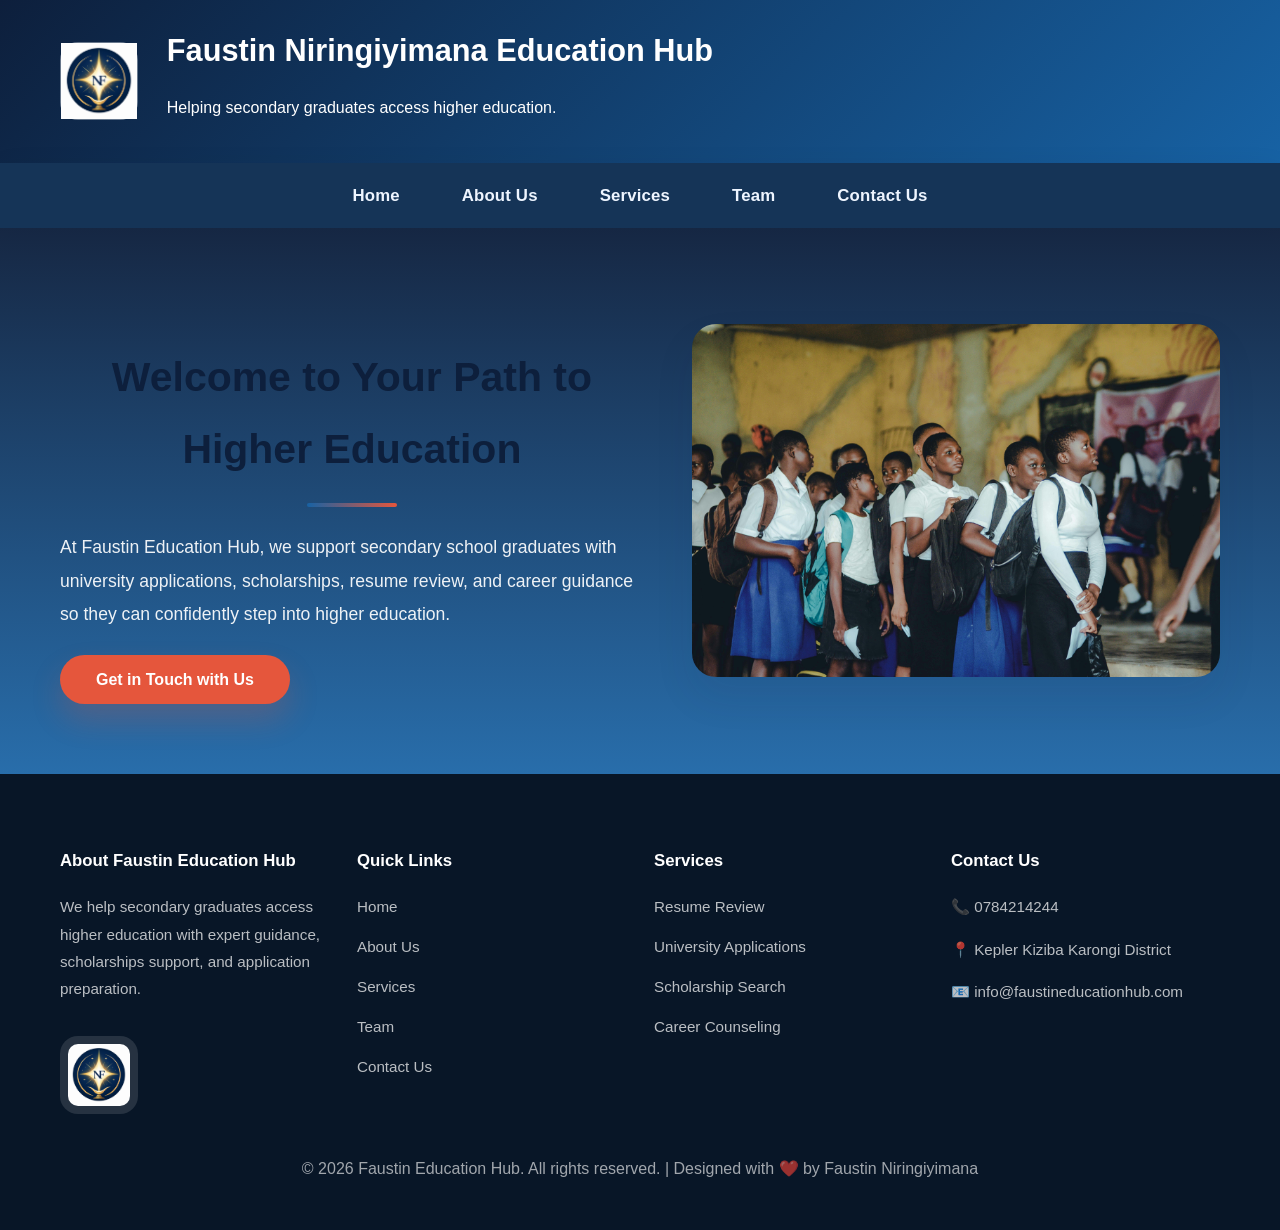
<file: index.html>
<!DOCTYPE html>
<html lang="en">
<head>
    <meta charset="UTF-8">
    <meta name="viewport" content="width=device-width, initial-scale=1.0">
    <title>Faustin Education Hub - Higher Education Opportunities</title>
    <link rel="stylesheet" href="style.css">
</head>
<body>
    <header class="header">
        <div class="header-container container">
            <div class="logo-section">
                <div class="logo">
                    <img class="logo-image" src="logo.png" alt="Company logo">
                </div>
                <div>
                    <h1 class="company-name">Faustin Niringiyimana Education Hub</h1>
                    <p>Helping secondary graduates access higher education.</p>
                </div>
            </div>
        </div>
    </header>

    <nav class="navbar">
        <div class="nav-container container">
            <ul class="nav-menu">
                <li><a href="index.html" class="nav-link active">Home</a></li>
                <li><a href="About Us.html" class="nav-link">About Us</a></li>
                <li><a href="Services.html" class="nav-link">Services</a></li>
                <li><a href="Team.html" class="nav-link">Team</a></li>
                <li><a href="Contact Us.html" class="nav-link">Contact Us</a></li>
            </ul>
        </div>
    </nav>

    <section id="home" class="section home-section">
        <div class="container">
            <div class="hero-content">
                <h2 class="section-title">Welcome to Your Path to Higher Education</h2>
                <p class="hero-text">At Faustin Education Hub, we support secondary school graduates with university applications, scholarships, resume review, and career guidance so they can confidently step into higher education.</p>
                <a href="Contact Us.html" class="cta-button">Get in Touch with Us</a>
            </div>
            <div class="hero-image">
                <img src="Students-image.jpg" alt="Secondary students success">
            </div>
        </div>
        
    </section>



    <footer class="footer">
        <div class="footer-content container">
            <div class="footer-section">
                <h4>About Faustin Education Hub</h4>
                <p>We help secondary graduates access higher education with expert guidance, scholarships support, and application preparation.</p>
                <div class="footer-logo">
                    <img src="logo.png" alt="Company logo">
                </div>
            </div>
            <div class="footer-section">
                <h4>Quick Links</h4>
                <ul>
                    <li><a href="index.html">Home</a></li>
                    <li><a href="About Us.html">About Us</a></li>
                    <li><a href="Services.html">Services</a></li>
                    <li><a href="Team.html">Team</a></li>
                    <li><a href="Contact Us.html">Contact Us</a></li>
                </ul>
            </div>
            <div class="footer-section">
                <h4>Services</h4>
                <ul>
                    <li><a href="Services.html">Resume Review</a></li>
                    <li><a href="Services.html">University Applications</a></li>
                    <li><a href="Services.html">Scholarship Search</a></li>
                    <li><a href="Services.html">Career Counseling</a></li>
                </ul>
            </div>
            <div class="footer-section">
                <h4>Contact Us</h4>
                <p>📞 0784214244</p>
                <p>📍 Kepler Kiziba Karongi District</p>
                <p>📧 info@faustineducationhub.com</p>
            </div>
        </div>
        <div class="footer-bottom">
            <p>&copy; 2026 Faustin Education Hub. All rights reserved. | Designed with ❤️ by Faustin Niringiyimana</p>
        </div>
    </footer>

    <script>
        document.querySelectorAll('a[href^="#"]').forEach(anchor => {
            anchor.addEventListener('click', function (e) {
                e.preventDefault();
                const target = document.querySelector(this.getAttribute('href'));
                if (target) {
                    target.scrollIntoView({ behavior: 'smooth' });
                }
            });
        });

        const navLinks = document.querySelectorAll('.nav-link');
        window.addEventListener('scroll', () => {
            let current = '';
            document.querySelectorAll('section[id]').forEach(section => {
                const sectionTop = section.offsetTop;
                if (scrollY >= sectionTop - 200) {
                    current = section.getAttribute('id');
                }
            });
            navLinks.forEach(link => {
                link.classList.remove('active');
                if (link.getAttribute('href') === '#' + current) {
                    link.classList.add('active');
                }
            });
        });
    </script>
</body>
</html>
</file>
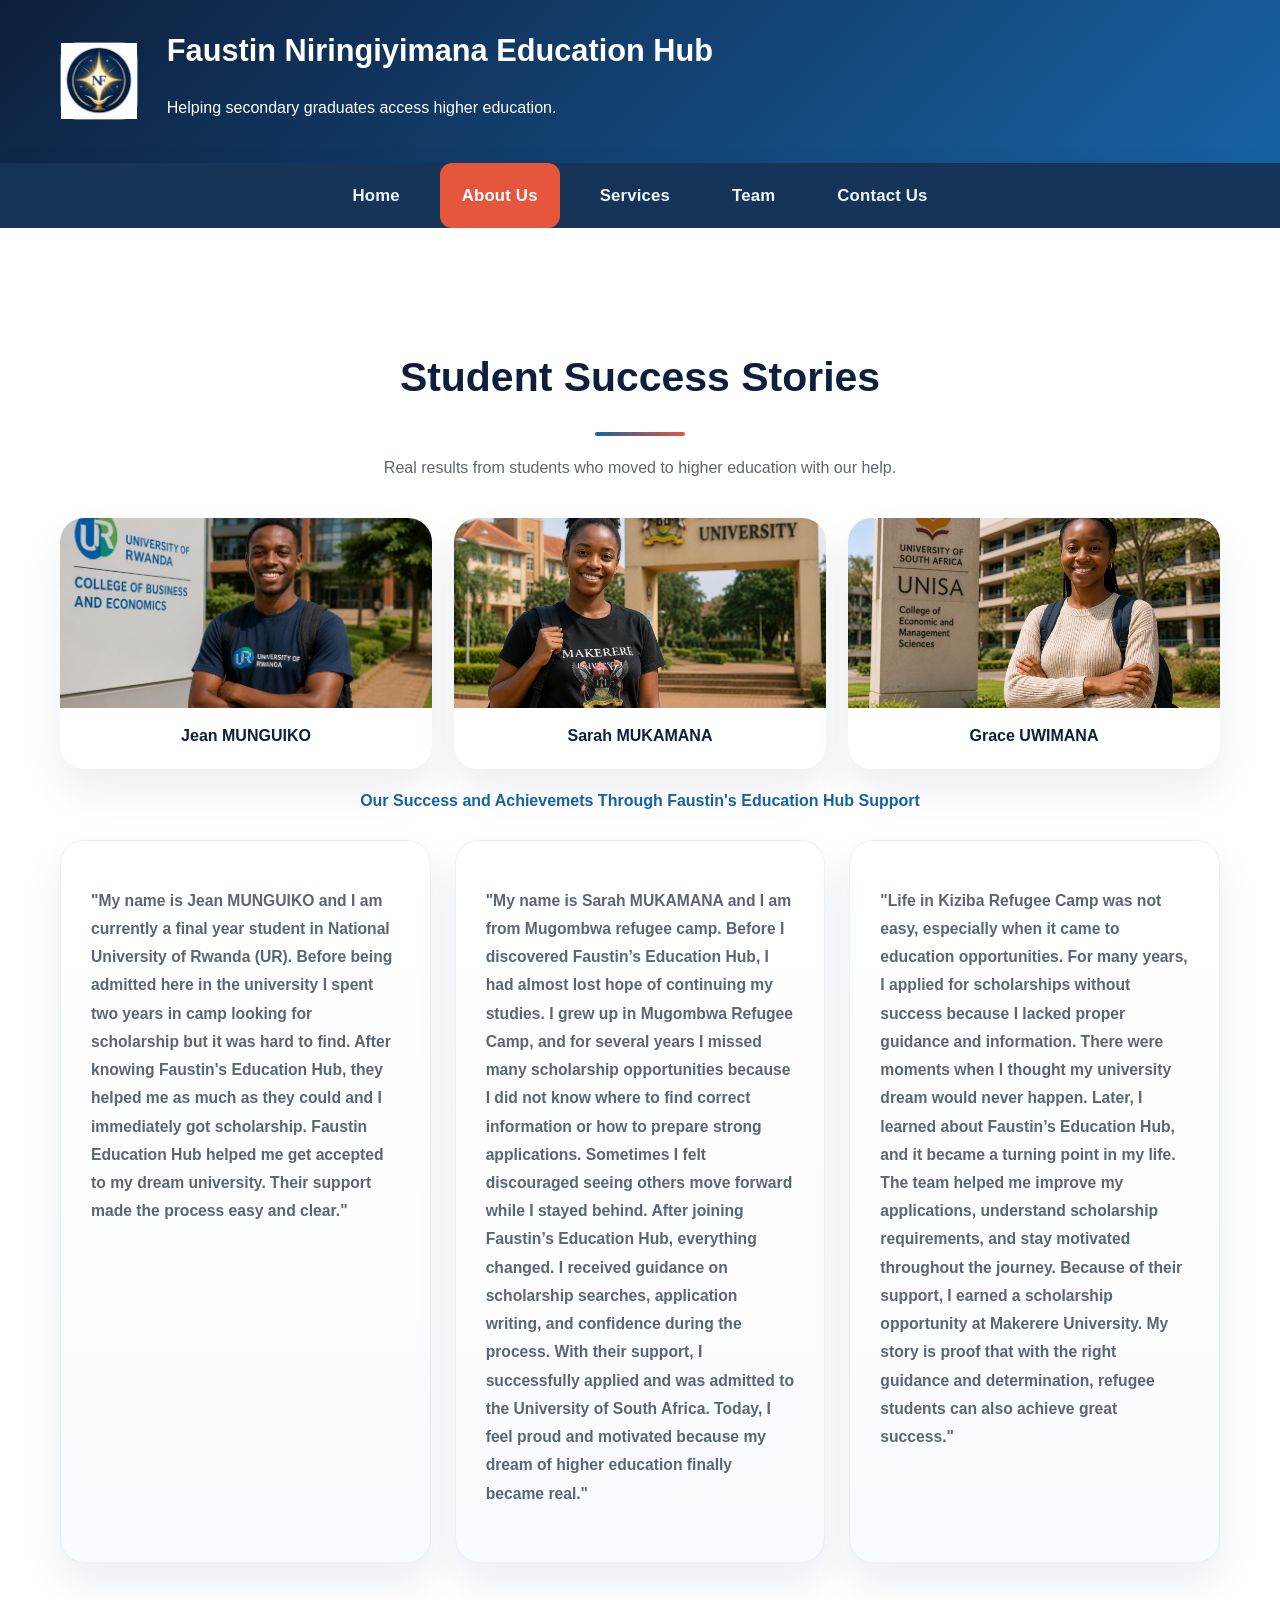
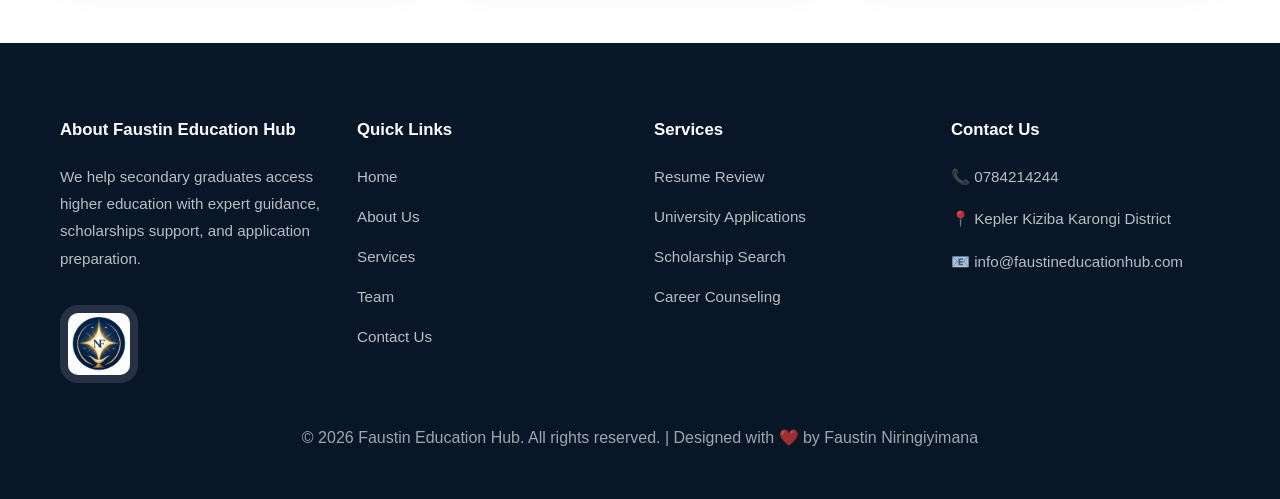
<file: About Us.html>
<!DOCTYPE html>
<html lang="en">
<head>
    <meta charset="UTF-8">
    <meta name="viewport" content="width=device-width, initial-scale=1.0">
    <title>About Us - Faustin Education Hub</title>
    <link rel="stylesheet" href="style.css">
</head>
<body>
    <header class="header">
        <div class="header-container container">
            <div class="logo-section">
                <div class="logo">
                    <img class="logo-image" src="logo.png" alt="Company logo">
                </div>
                <div>
                    <h1 class="company-name">Faustin Niringiyimana Education Hub</h1>
                    <p>Helping secondary graduates access higher education.</p>
                </div>
            </div>
            <div class="contact-info-header">
            </div>
        </div>
    </header>

    <nav class="navbar">
        <div class="nav-container container">
            <ul class="nav-menu">
                <li><a href="index.html" class="nav-link">Home</a></li>
                <li><a href="About Us.html" class="nav-link active">About Us</a></li>
                <li><a href="Services.html" class="nav-link">Services</a></li>
                <li><a href="Team.html" class="nav-link">Team</a></li>
                <li><a href="Contact Us.html" class="nav-link">Contact Us</a></li>
            </ul>
        </div>
    </nav>

    <section class="section testimonials-section">
        <div class="container">
            <h2 class="section-title">Student Success Stories</h2>
            <p class="section-subtitle">Real results from students who moved to higher education with our help.</p>
            <div class="student-photos-grid">
                <div class="student-photo-card">
                    <img src="Jean-MUNGUIKO.png" alt="Student success photo 1">
                    <p>Jean MUNGUIKO</p>
                </div>
                <div class="student-photo-card">
                    <img src="Makerere Student.png" alt="Student success photo 2">
                    <p>Sarah MUKAMANA</p>
                </div>
                <div class="student-photo-card">
                    <img src="UNISA.png" alt="Student success photo 3">
                    <p>Grace UWIMANA</p>
                </div>
            </div>
            <p class="photo-note">Our Success and Achievemets Through Faustin's Education Hub Support</p>
            <div class="testimonials-grid">
                <div class="testimonial-card">
                    <div class="testimonial-text">
                        <p>"My name is Jean MUNGUIKO and I am currently a final year student in National University of Rwanda (UR). Before being admitted here in the university I spent two years in camp looking for scholarship but it was hard to find. After knowing Faustin's Education Hub, they helped me as much as they could and I immediately got scholarship. Faustin Education Hub helped me get accepted to my dream university. Their support made the process easy and clear."</p>
                    </div>
                    <div class="testimonial-author"></div>
                </div>
                <div class="testimonial-card">
                    <div class="testimonial-text">
                        <p>"My name is Sarah MUKAMANA and I am from Mugombwa refugee camp. Before I discovered Faustin’s Education Hub, I had almost lost hope of continuing my studies. I grew up in Mugombwa Refugee Camp, and for several years I missed many scholarship opportunities because I did not know where to find correct information or how to prepare strong applications. Sometimes I felt discouraged seeing others move forward while I stayed behind. After joining Faustin’s Education Hub, everything changed. I received guidance on scholarship searches, application writing, and confidence during the process. With their support, I successfully applied and was admitted to the University of South Africa. Today, I feel proud and motivated because my dream of higher education finally became real."</p>
                    </div>
                    <div class="testimonial-author"></div>
                </div>
                <div class="testimonial-card">
                    <div class="testimonial-text">
                        <p>"Life in Kiziba Refugee Camp was not easy, especially when it came to education opportunities. For many years, I applied for scholarships without success because I lacked proper guidance and information. There were moments when I thought my university dream would never happen. Later, I learned about Faustin’s Education Hub, and it became a turning point in my life. The team helped me improve my applications, understand scholarship requirements, and stay motivated throughout the journey. Because of their support, I earned a scholarship opportunity at Makerere University. My story is proof that with the right guidance and determination, refugee students can also achieve great success."</p>
                    </div>
                    <div class="testimonial-author"></div>
                </div>
            </div>
        </div>
    </section>

    <footer class="footer">
        <div class="footer-content container">
            <div class="footer-section">
                <h4>About Faustin Education Hub</h4>
                <p>We help secondary graduates access higher education with expert guidance, scholarships support, and application preparation.</p>
                <div class="footer-logo">
                    <img src="logo.png" alt="Company logo">
                </div>
            </div>
            <div class="footer-section">
                <h4>Quick Links</h4>
                <ul>
                    <li><a href="index.html">Home</a></li>
                    <li><a href="About Us.html">About Us</a></li>
                    <li><a href="Services.html">Services</a></li>
                    <li><a href="Team.html">Team</a></li>
                    <li><a href="Contact Us.html">Contact Us</a></li>
                </ul>
            </div>
            <div class="footer-section">
                <h4>Services</h4>
                <ul>
                    <li><a href="Services.html">Resume Review</a></li>
                    <li><a href="Services.html">University Applications</a></li>
                    <li><a href="Services.html">Scholarship Search</a></li>
                    <li><a href="Services.html">Career Counseling</a></li>
                </ul>
            </div>
            <div class="footer-section">
                <h4>Contact Us</h4>
                <p>📞 0784214244</p>
                <p>📍 Kepler Kiziba Karongi District</p>
                <p>📧 info@faustineducationhub.com</p>
            </div>
        </div>
        <div class="footer-bottom">
            <p>&copy; 2026 Faustin Education Hub. All rights reserved. | Designed with ❤️ by Faustin Niringiyimana</p>
        </div>
    </footer>
</body>
</html>
</file>
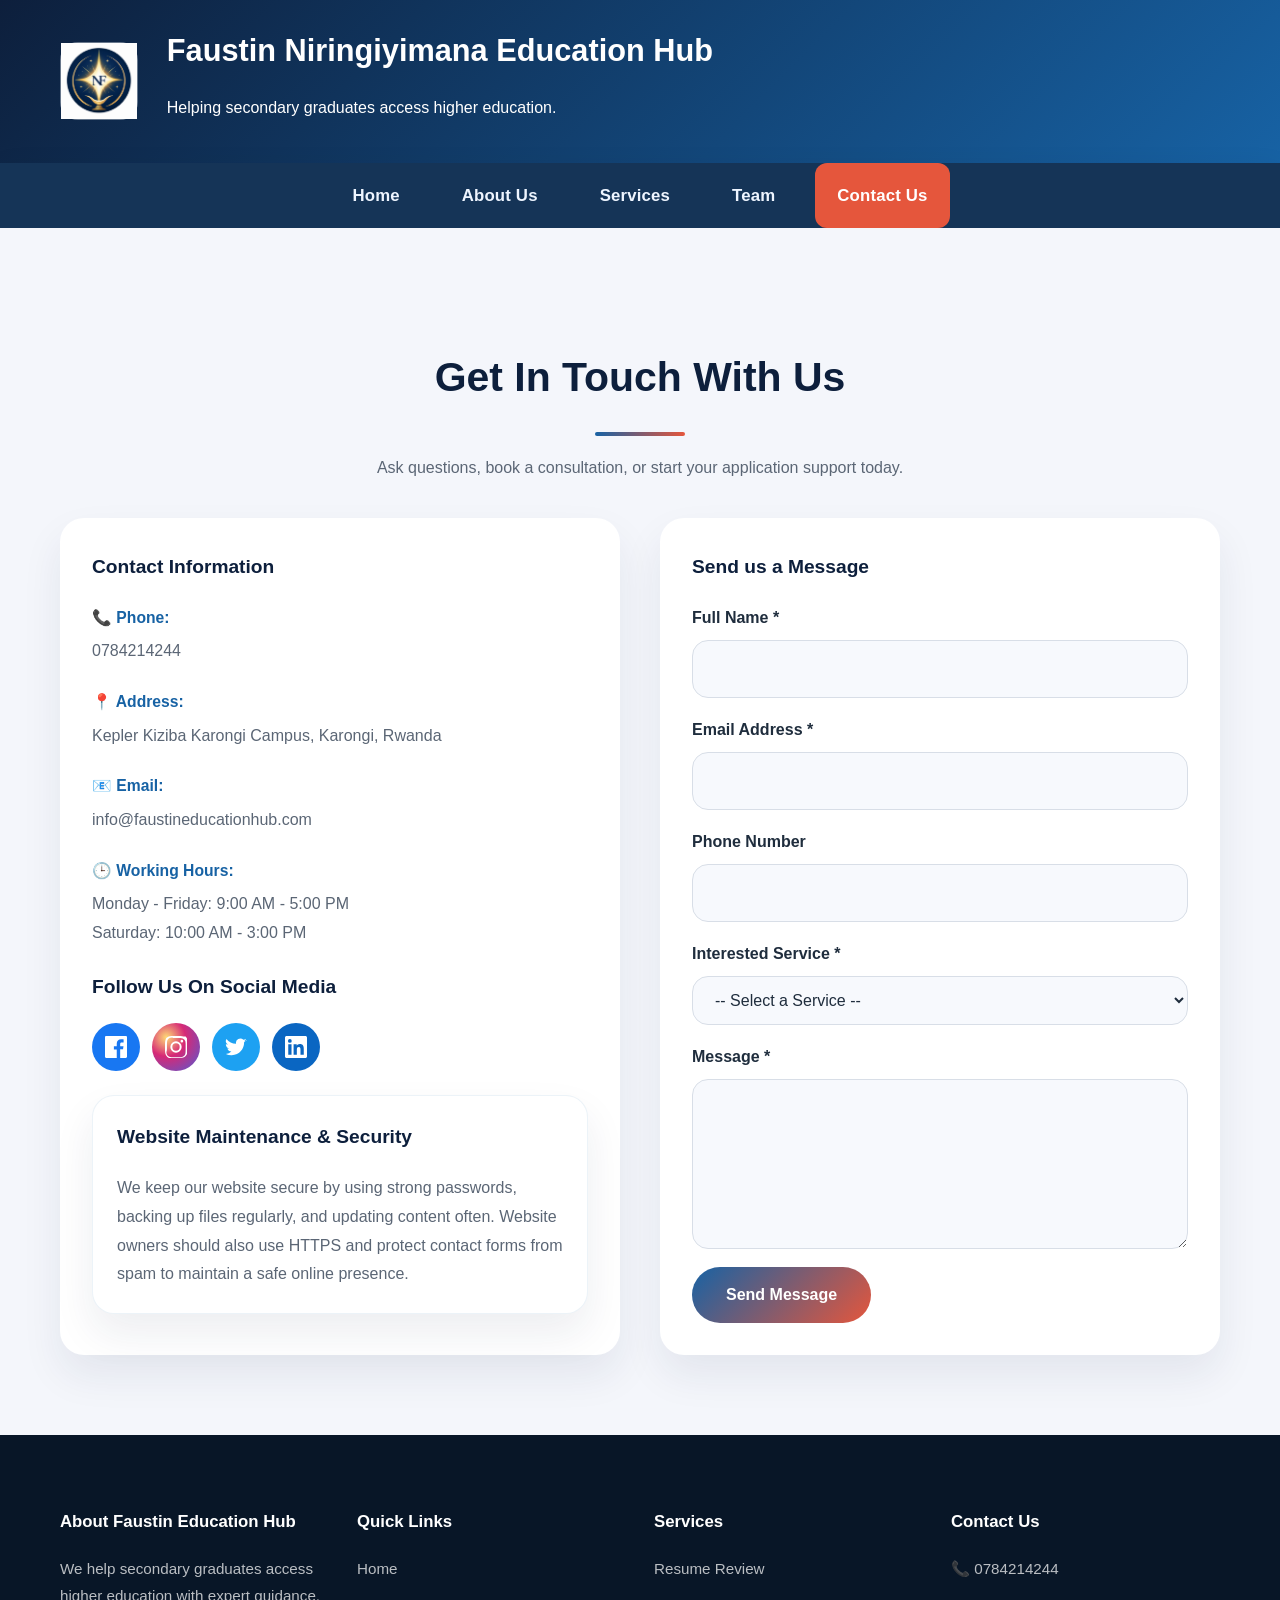
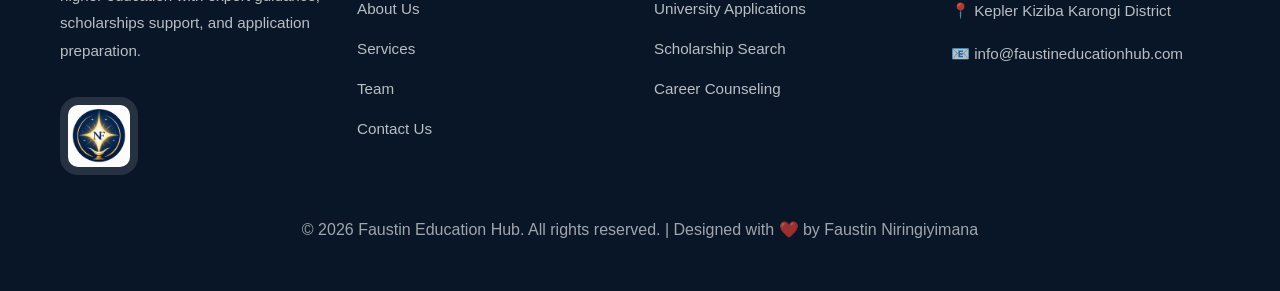
<file: Contact Us.html>
<!DOCTYPE html>
<html lang="en">
<head>
    <meta charset="UTF-8">
    <meta name="viewport" content="width=device-width, initial-scale=1.0">
    <title>Contact Us - Faustin Education Hub</title>
    <link rel="stylesheet" href="style.css">
</head>
<body>
    <header class="header">
        <div class="header-container container">
            <div class="logo-section">
                <div class="logo">
                    <img class="logo-image" src="logo.png" alt="Company logo">
                </div>
                <div>
                    <h1 class="company-name">Faustin Niringiyimana Education Hub</h1>
                    <p>Helping secondary graduates access higher education.</p>
                </div>
            </div>
            <div class="contact-info-header">
            </div>
        </div>
    </header>

    <nav class="navbar">
        <div class="nav-container container">
            <ul class="nav-menu">
                <li><a href="index.html" class="nav-link">Home</a></li>
                <li><a href="About Us.html" class="nav-link">About Us</a></li>
                <li><a href="Services.html" class="nav-link">Services</a></li>
                <li><a href="Team.html" class="nav-link">Team</a></li>
                <li><a href="Contact Us.html" class="nav-link active">Contact Us</a></li>
            </ul>
        </div>
    </nav>

    <section id="contact" class="section contact-section">
        <div class="container">
            <h2 class="section-title">Get In Touch With Us</h2>
            <p class="section-subtitle">Ask questions, book a consultation, or start your application support today.</p>
            <div class="contact-content">
                <div class="contact-info">
                    <h3>Contact Information</h3>
                    <div class="info-item">
                        <strong>📞 Phone:</strong>
                        <p>0784214244</p>
                    </div>
                    <div class="info-item">
                        <strong>📍 Address:</strong>
                        <p>Kepler Kiziba Karongi Campus, Karongi, Rwanda</p>
                    </div>
                    <div class="info-item">
                        <strong>📧 Email:</strong>
                        <p>info@faustineducationhub.com</p>
                    </div>
                    <div class="info-item">
                        <strong>🕒 Working Hours:</strong>
                        <p>Monday - Friday: 9:00 AM - 5:00 PM<br>Saturday: 10:00 AM - 3:00 PM</p>
                    </div>
                    <h3 class="social-title">Follow Us On Social Media</h3>
                    <div class="social-links">
                        <a href="https://www.facebook.com" target="_blank" class="social-link social-facebook" title="Facebook" aria-label="Facebook">
                            <svg viewBox="0 0 24 24" aria-hidden="true"><path d="M22.676 0H1.324C.593 0 0 .593 0 1.324v21.352C0 23.407.593 24 1.324 24h11.495v-9.294H9.692V11.28h3.127V8.414c0-3.1 1.893-4.788 4.66-4.788 1.325 0 2.464.099 2.797.143v3.244l-1.918.001c-1.504 0-1.795.715-1.795 1.763v2.311h3.587l-.467 3.426h-3.12V24h6.116C23.407 24 24 23.407 24 22.676V1.324C24 .593 23.407 0 22.676 0z"/></svg>
                        </a>
                        <a href="https://www.instagram.com" target="_blank" class="social-link social-instagram" title="Instagram" aria-label="Instagram">
                            <svg viewBox="0 0 24 24" aria-hidden="true"><path d="M12 2.163c3.204 0 3.584.012 4.85.07 1.17.055 1.97.24 2.428.403a4.92 4.92 0 0 1 1.675 1.095 4.92 4.92 0 0 1 1.095 1.675c.163.458.348 1.258.403 2.428.058 1.266.069 1.646.069 4.85s-.012 3.584-.07 4.85c-.055 1.17-.24 1.97-.403 2.428a4.92 4.92 0 0 1-1.095 1.675 4.92 4.92 0 0 1-1.675 1.095c-.458.163-1.258.348-2.428.403-1.266.058-1.646.069-4.85.069s-3.584-.012-4.85-.07c-1.17-.055-1.97-.24-2.428-.403a4.92 4.92 0 0 1-1.675-1.095 4.92 4.92 0 0 1-1.095-1.675c-.163-.458-.348-1.258-.403-2.428C2.175 15.584 2.163 15.204 2.163 12s.012-3.584.07-4.85c.055-1.17.24-1.97.403-2.428a4.92 4.92 0 0 1 1.095-1.675 4.92 4.92 0 0 1 1.675-1.095c.458-.163 1.258-.348 2.428-.403C8.416 2.175 8.796 2.163 12 2.163zm0-2.163C8.741 0 8.332.013 7.052.072 5.768.131 4.807.329 4.03.63a7.07 7.07 0 0 0-2.546 1.66A7.07 7.07 0 0 0 .63 4.03C.329 4.807.131 5.768.072 7.052.013 8.332 0 8.741 0 12s.013 3.668.072 4.948c.059 1.284.257 2.245.558 3.022a7.07 7.07 0 0 0 1.66 2.546 7.07 7.07 0 0 0 2.546 1.66c.777.301 1.738.499 3.022.558C8.332 23.987 8.741 24 12 24s3.668-.013 4.948-.072c1.284-.059 2.245-.257 3.022-.558a7.07 7.07 0 0 0 2.546-1.66 7.07 7.07 0 0 0 1.66-2.546c.301-.777.499-1.738.558-3.022.059-1.28.072-1.689.072-4.948s-.013-3.668-.072-4.948c-.059-1.284-.257-2.245-.558-3.022a7.07 7.07 0 0 0-1.66-2.546A7.07 7.07 0 0 0 19.97.63c-.777-.301-1.738-.499-3.022-.558C15.668.013 15.259 0 12 0zm0 5.838a6.162 6.162 0 1 0 0 12.324 6.162 6.162 0 0 0 0-12.324zm0 10.162a3.999 3.999 0 1 1 0-7.998 3.999 3.999 0 0 1 0 7.998zm6.406-11.845a1.44 1.44 0 1 0-.001 2.881 1.44 1.44 0 0 0 .001-2.881z"/></svg>
                        </a>
                        <a href="https://www.twitter.com" target="_blank" class="social-link social-twitter" title="X Twitter" aria-label="X Twitter">
                            <svg viewBox="0 0 24 24" aria-hidden="true"><path d="M23.643 4.937c-.835.37-1.732.62-2.675.732a4.68 4.68 0 0 0 2.048-2.586 9.354 9.354 0 0 1-2.966 1.133 4.672 4.672 0 0 0-7.956 4.256A13.262 13.262 0 0 1 1.64 3.16a4.67 4.67 0 0 0 1.447 6.236 4.64 4.64 0 0 1-2.117-.584v.06a4.677 4.677 0 0 0 3.75 4.586 4.704 4.704 0 0 1-2.112.08 4.675 4.675 0 0 0 4.36 3.245A9.36 9.36 0 0 1 .978 19.54 13.22 13.22 0 0 0 7.29 21c8.747 0 13.54-7.246 13.54-13.534 0-.206-.005-.411-.014-.615a9.672 9.672 0 0 0 2.4-2.474z"/></svg>
                        </a>
                        <a href="https://www.linkedin.com" target="_blank" class="social-link social-linkedin" title="LinkedIn" aria-label="LinkedIn">
                            <svg viewBox="0 0 24 24" aria-hidden="true"><path d="M20.451 20.451h-3.554V14.9c0-1.324-.026-3.03-1.846-3.03-1.848 0-2.13 1.445-2.13 2.939v5.642H9.37V9h3.414v1.561h.049c.476-.9 1.637-1.846 3.369-1.846 3.603 0 4.27 2.372 4.27 5.458v6.279zM5.337 7.433a2.06 2.06 0 1 1 0-4.119 2.06 2.06 0 0 1 0 4.119zm1.777 13.018H3.56V9h3.554v11.451zM22.225 0H1.771C.792 0 0 .774 0 1.729v20.543C0 23.226.792 24 1.771 24h20.451C23.2 24 24 23.226 24 22.271V1.729C24 .774 23.2 0 22.225 0z"/></svg>
                        </a>
                    </div>
                    <div class="site-advice">
                        <h3>Website Maintenance & Security</h3>
                        <p>We keep our website secure by using strong passwords, backing up files regularly, and updating content often. Website owners should also use HTTPS and protect contact forms from spam to maintain a safe online presence.</p>
                    </div>
                </div>
                <div class="contact-form-container">
                    <h3>Send us a Message</h3>
                    <form class="contact-form" action="#" method="POST">
                        <div class="form-group">
                            <label for="name">Full Name *</label>
                            <input type="text" id="name" name="name" required>
                        </div>
                        <div class="form-group">
                            <label for="email">Email Address *</label>
                            <input type="email" id="email" name="email" required>
                        </div>
                        <div class="form-group">
                            <label for="phone">Phone Number</label>
                            <input type="tel" id="phone" name="phone">
                        </div>
                        <div class="form-group">
                            <label for="service">Interested Service *</label>
                            <select id="service" name="service" required>
                                <option value="">-- Select a Service --</option>
                                <option value="resume">Resume & CV Review</option>
                                <option value="application">University Application Guide</option>
                                <option value="scholarship">Scholarship Search & Application</option>
                                <option value="career">Career Counseling</option>
                                <option value="international">International University Guidance</option>
                                <option value="mentoring">Monthly Mentoring Program</option>
                            </select>
                        </div>
                        <div class="form-group">
                            <label for="message">Message *</label>
                            <textarea id="message" name="message" rows="5" required></textarea>
                        </div>
                        <button type="submit" class="submit-button">Send Message</button>
                    </form>
                </div>
            </div>
        </div>
    </section>

    <footer class="footer">
        <div class="footer-content container">
            <div class="footer-section">
                <h4>About Faustin Education Hub</h4>
                <p>We help secondary graduates access higher education with expert guidance, scholarships support, and application preparation.</p>
                <div class="footer-logo">
                    <img src="logo.png" alt="Company logo">
                </div>
            </div>
            <div class="footer-section">
                <h4>Quick Links</h4>
                <ul>
                    <li><a href="index.html">Home</a></li>
                    <li><a href="About Us.html">About Us</a></li>
                    <li><a href="Services.html">Services</a></li>
                    <li><a href="Team.html">Team</a></li>
                    <li><a href="Contact Us.html">Contact Us</a></li>
                </ul>
            </div>
            <div class="footer-section">
                <h4>Services</h4>
                <ul>
                    <li><a href="Services.html">Resume Review</a></li>
                    <li><a href="Services.html">University Applications</a></li>
                    <li><a href="Services.html">Scholarship Search</a></li>
                    <li><a href="Services.html">Career Counseling</a></li>
                </ul>
            </div>
            <div class="footer-section">
                <h4>Contact Us</h4>
                <p>📞 0784214244</p>
                <p>📍 Kepler Kiziba Karongi District</p>
                <p>📧 info@faustineducationhub.com</p>
            </div>
        </div>
        <div class="footer-bottom">
            <p>&copy; 2026 Faustin Education Hub. All rights reserved. | Designed with ❤️ by Faustin Niringiyimana</p>
        </div>
    </footer>

    <script>
        document.querySelectorAll('a[href^="#"]').forEach(anchor => {
            anchor.addEventListener('click', function (e) {
                e.preventDefault();
                const target = document.querySelector(this.getAttribute('href'));
                if (target) {
                    target.scrollIntoView({ behavior: 'smooth' });
                }
            });
        });
    </script>
</body>
</html>
</file>
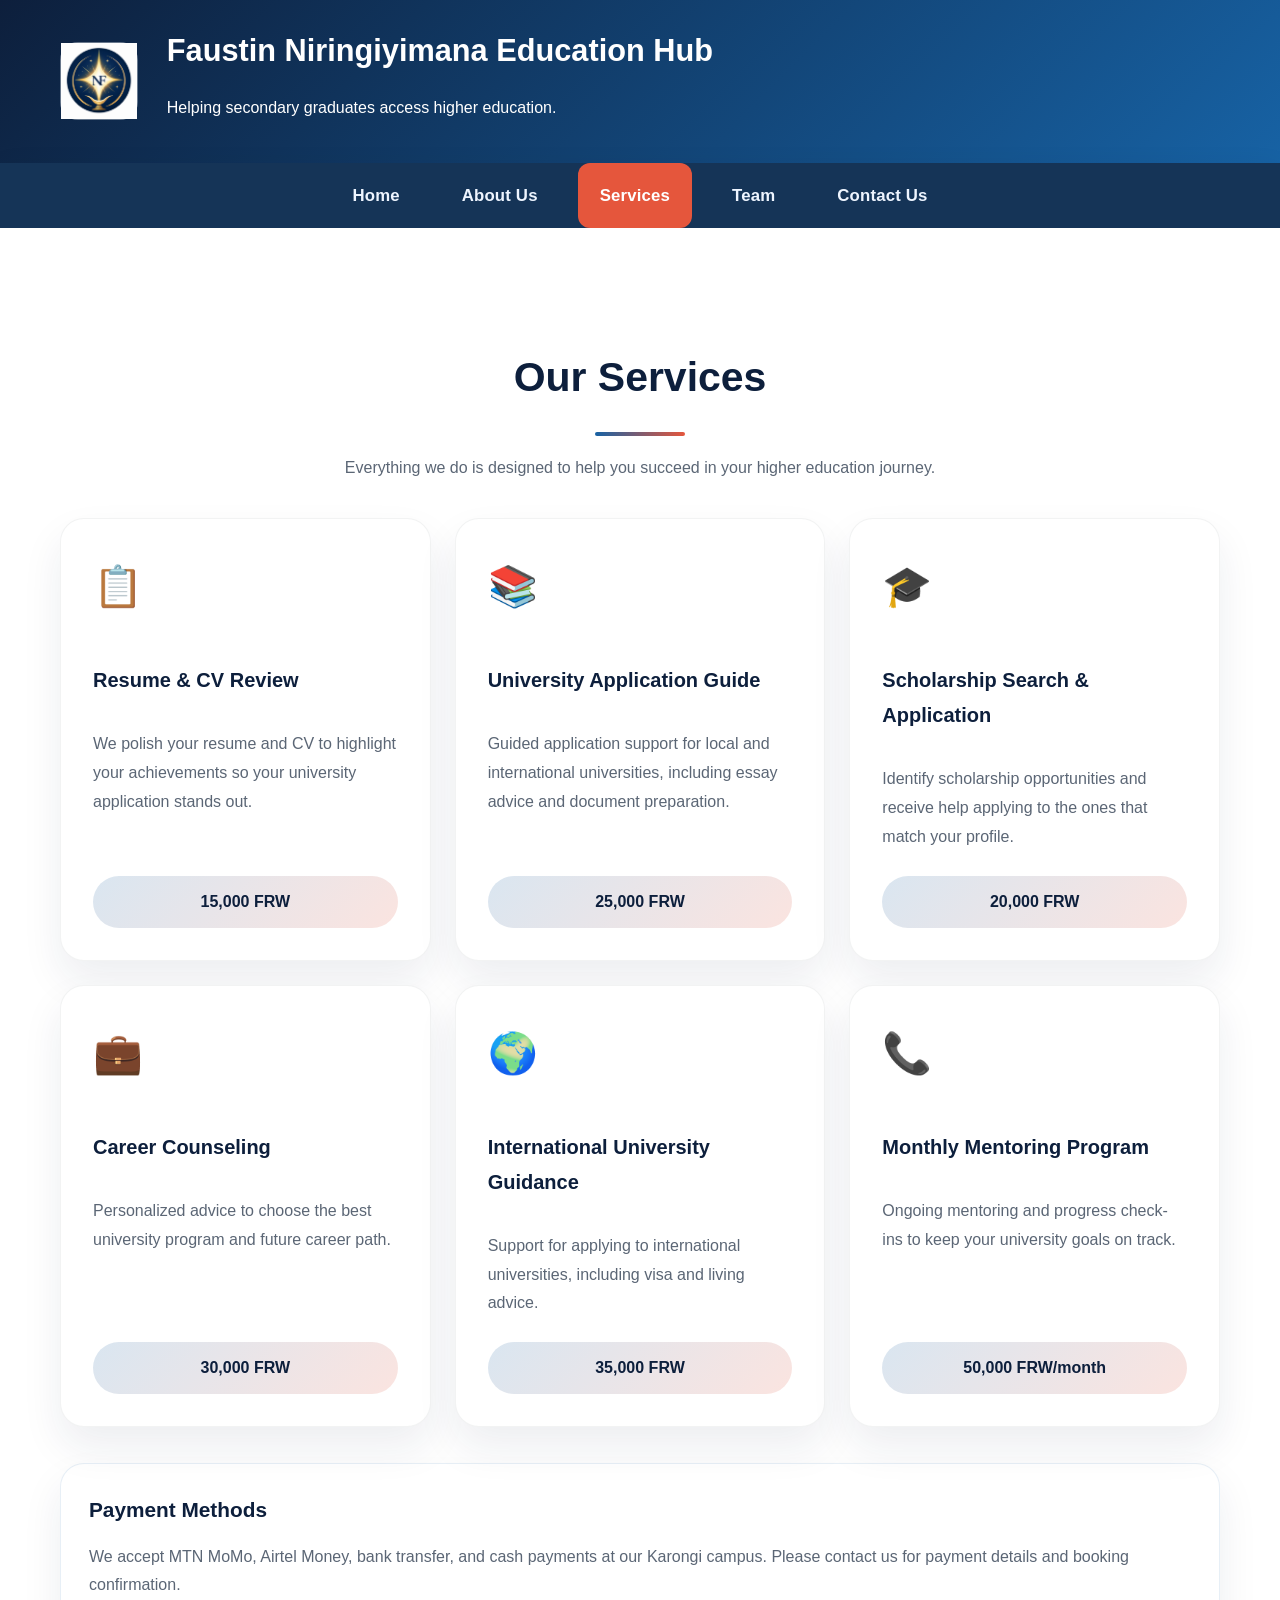
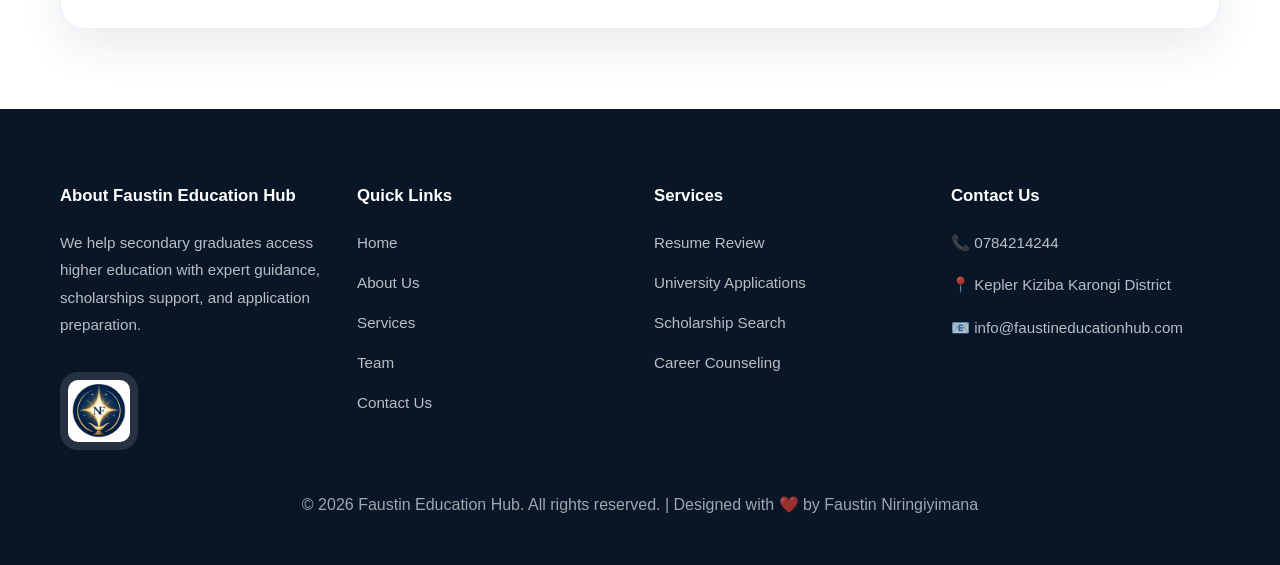
<file: Services.html>
<!DOCTYPE html>
<html lang="en">
<head>
    <meta charset="UTF-8">
    <meta name="viewport" content="width=device-width, initial-scale=1.0">
    <title>Services - Faustin Education Hub</title>
    <link rel="stylesheet" href="style.css">
</head>
<body>
    <header class="header">
        <div class="header-container container">
            <div class="logo-section">
                <div class="logo">
                    <img class="logo-image" src="logo.png" alt="Company logo">
                </div>
                <div>
                    <h1 class="company-name">Faustin Niringiyimana Education Hub</h1>
                    <p>Helping secondary graduates access higher education.</p>
                </div>
            </div>
            <div class="contact-info-header">
            </div>
        </div>
    </header>

    <nav class="navbar">
        <div class="nav-container container">
            <ul class="nav-menu">
                <li><a href="index.html" class="nav-link">Home</a></li>
                <li><a href="About Us.html" class="nav-link">About Us</a></li>
                <li><a href="Services.html" class="nav-link active">Services</a></li>
                <li><a href="Team.html" class="nav-link">Team</a></li>
                <li><a href="Contact Us.html" class="nav-link">Contact Us</a></li>
            </ul>
        </div>
    </nav>

    <section id="services" class="section services-section">
        <div class="container">
            <h2 class="section-title">Our Services</h2>
            <p class="section-subtitle">Everything we do is designed to help you succeed in your higher education journey.</p>
            <div class="services-grid">
                <div class="service-card">
                    <div class="service-icon">📋</div>
                    <h3>Resume & CV Review</h3>
                    <p>We polish your resume and CV to highlight your achievements so your university application stands out.</p>
                    <span class="service-price">15,000 FRW</span>
                </div>
                <div class="service-card">
                    <div class="service-icon">📚</div>
                    <h3>University Application Guide</h3>
                    <p>Guided application support for local and international universities, including essay advice and document preparation.</p>
                    <span class="service-price">25,000 FRW</span>
                </div>
                <div class="service-card">
                    <div class="service-icon">🎓</div>
                    <h3>Scholarship Search & Application</h3>
                    <p>Identify scholarship opportunities and receive help applying to the ones that match your profile.</p>
                    <span class="service-price">20,000 FRW</span>
                </div>
                <div class="service-card">
                    <div class="service-icon">💼</div>
                    <h3>Career Counseling</h3>
                    <p>Personalized advice to choose the best university program and future career path.</p>
                    <span class="service-price">30,000 FRW</span>
                </div>
                <div class="service-card">
                    <div class="service-icon">🌍</div>
                    <h3>International University Guidance</h3>
                    <p>Support for applying to international universities, including visa and living advice.</p>
                    <span class="service-price">35,000 FRW</span>
                </div>
                <div class="service-card">
                    <div class="service-icon">📞</div>
                    <h3>Monthly Mentoring Program</h3>
                    <p>Ongoing mentoring and progress check-ins to keep your university goals on track.</p>
                    <span class="service-price">50,000 FRW/month</span>
                </div>
            </div>
            <div class="payment-methods">
                <h3>Payment Methods</h3>
                <p>We accept MTN MoMo, Airtel Money, bank transfer, and cash payments at our Karongi campus. Please contact us for payment details and booking confirmation.</p>
            </div>
        </div>
    </section>

    <footer class="footer">
        <div class="footer-content container">
            <div class="footer-section">
                <h4>About Faustin Education Hub</h4>
                <p>We help secondary graduates access higher education with expert guidance, scholarships support, and application preparation.</p>
                <div class="footer-logo">
                    <img src="logo.png" alt="Company logo">
                </div>
            </div>
            <div class="footer-section">
                <h4>Quick Links</h4>
                <ul>
                    <li><a href="index.html">Home</a></li>
                    <li><a href="About Us.html">About Us</a></li>
                    <li><a href="Services.html">Services</a></li>
                    <li><a href="Team.html">Team</a></li>
                    <li><a href="Contact Us.html">Contact Us</a></li>
                </ul>
            </div>
            <div class="footer-section">
                <h4>Services</h4>
                <ul>
                    <li><a href="Services.html">Resume Review</a></li>
                    <li><a href="Services.html">University Applications</a></li>
                    <li><a href="Services.html">Scholarship Search</a></li>
                    <li><a href="Services.html">Career Counseling</a></li>
                </ul>
            </div>
            <div class="footer-section">
                <h4>Contact Us</h4>
                <p>📞 0784214244</p>
                <p>📍 Kepler Kiziba Karongi District</p>
                <p>📧 info@faustineducationhub.com</p>
            </div>
        </div>
        <div class="footer-bottom">
            <p>&copy; 2026 Faustin Education Hub. All rights reserved. | Designed with ❤️ by Faustin Niringiyimana</p>
        </div>
    </footer>

    <script>
        document.querySelectorAll('a[href^="#"]').forEach(anchor => {
            anchor.addEventListener('click', function (e) {
                e.preventDefault();
                const target = document.querySelector(this.getAttribute('href'));
                if (target) {
                    target.scrollIntoView({ behavior: 'smooth' });
                }
            });
        });
    </script>
</body>
</html>
</file>
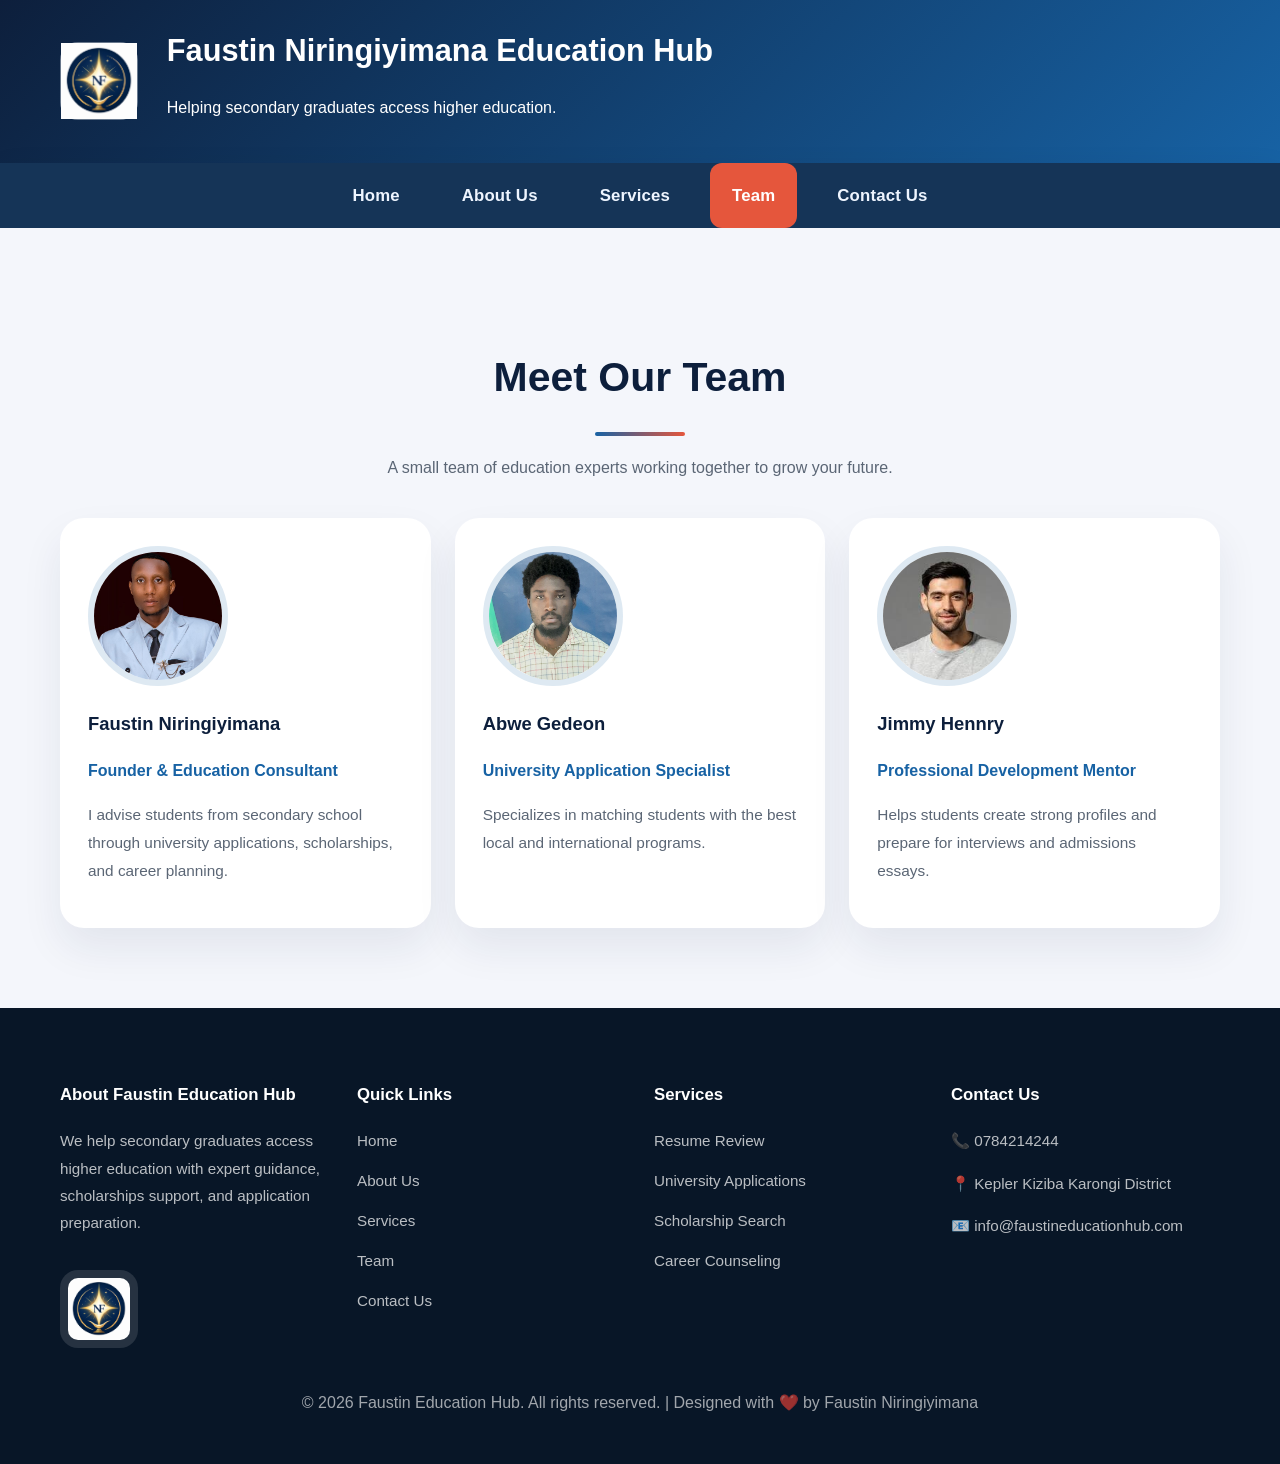
<file: Team.html>
<!DOCTYPE html>
<html lang="en">
<head>
    <meta charset="UTF-8">
    <meta name="viewport" content="width=device-width, initial-scale=1.0">
    <title>Team - Faustin Education Hub</title>
    <link rel="stylesheet" href="style.css">
</head>
<body>
    <header class="header">
        <div class="header-container container">
            <div class="logo-section">
                <div class="logo">
                    <img class="logo-image" src="logo.png" alt="Company logo">
                </div>
                <div>
                    <h1 class="company-name">Faustin Niringiyimana Education Hub</h1>
                    <p>Helping secondary graduates access higher education.</p>
                </div>
            </div>
            <div class="contact-info-header">
            </div>
        </div>
    </header>

    <nav class="navbar">
        <div class="nav-container container">
            <ul class="nav-menu">
                <li><a href="index.html" class="nav-link">Home</a></li>
                <li><a href="About Us.html" class="nav-link">About Us</a></li>
                <li><a href="Services.html" class="nav-link">Services</a></li>
                <li><a href="Team.html" class="nav-link active">Team</a></li>
                <li><a href="Contact Us.html" class="nav-link">Contact Us</a></li>
            </ul>
        </div>
    </nav>

    <section id="team" class="section team-section">
        <div class="container">
            <h2 class="section-title">Meet Our Team</h2>
            <p class="section-subtitle">A small team of education experts working together to grow your future.</p>
            <div class="team-grid">
                <div class="team-member">
                    <img src="CU4A2743~2.jpg" alt="Faustin Niringiyimana">
                    <h3>Faustin Niringiyimana</h3>
                    <p class="team-role">Founder & Education Consultant</p>
                    <p class="team-bio">I advise students from secondary school through university applications, scholarships, and career planning.</p>
                </div>
                <div class="team-member">
                    <img src="20260227_120600.jpg" alt="Abwe Gedeon">
                    <h3>Abwe Gedeon</h3>
                    <p class="team-role">University Application Specialist</p>
                    <p class="team-bio">Specializes in matching students with the best local and international programs.</p>
                </div>
                <div class="team-member">
                    <img src="good.jpg" alt="Jimmy Hennry">
                    <h3>Jimmy Hennry</h3>
                    <p class="team-role">Professional Development Mentor</p>
                    <p class="team-bio">Helps students create strong profiles and prepare for interviews and admissions essays.</p>
                </div>
            </div>
        </div>
    </section>

    <footer class="footer">
        <div class="footer-content container">
            <div class="footer-section">
                <h4>About Faustin Education Hub</h4>
                <p>We help secondary graduates access higher education with expert guidance, scholarships support, and application preparation.</p>
                <div class="footer-logo">
                    <img src="logo.png" alt="Company logo">
                </div>
            </div>
            <div class="footer-section">
                <h4>Quick Links</h4>
                <ul>
                    <li><a href="index.html">Home</a></li>
                    <li><a href="About Us.html">About Us</a></li>
                    <li><a href="Services.html">Services</a></li>
                    <li><a href="Team.html">Team</a></li>
                    <li><a href="Contact Us.html">Contact Us</a></li>
                </ul>
            </div>
            <div class="footer-section">
                <h4>Services</h4>
                <ul>
                    <li><a href="Services.html">Resume Review</a></li>
                    <li><a href="Services.html">University Applications</a></li>
                    <li><a href="Services.html">Scholarship Search</a></li>
                    <li><a href="Services.html">Career Counseling</a></li>
                </ul>
            </div>
            <div class="footer-section">
                <h4>Contact Us</h4>
                <p>📞 0784214244</p>
                <p>📍 Kepler Kiziba Karongi District</p>
                <p>📧 info@faustineducationhub.com</p>
            </div>
        </div>
        <div class="footer-bottom">
            <p>&copy; 2026 Faustin Education Hub. All rights reserved. | Designed with ❤️ by Faustin Niringiyimana</p>
        </div>
    </footer>

    <script>
        document.querySelectorAll('a[href^="#"]').forEach(anchor => {
            anchor.addEventListener('click', function (e) {
                e.preventDefault();
                const target = document.querySelector(this.getAttribute('href'));
                if (target) {
                    target.scrollIntoView({ behavior: 'smooth' });
                }
            });
        });
    </script>
</body>
</html>
</file>
<file: style.css>
/* ===================================
   Faustin Education Hub - Professional Page Styles
   =================================== */

:root {
    --primary: #0d1f3c;
    --secondary: #1762a4;
    --accent: #e5563c;
    --background: #f4f6fb;
    --surface: #ffffff;
    --text: #1f2d3d;
    --muted: #5b6675;
    --border: #d8dee7;
    --radius: 20px;
    --shadow: 0 20px 40px rgba(22, 38, 73, 0.08);
    --transition: 0.3s ease;
}

* {
    box-sizing: border-box;
}

html {
    scroll-behavior: smooth;
}

body {
    margin: 0;
    font-family: 'Segoe UI', Tahoma, Geneva, Verdana, sans-serif;
    background-color: var(--background);
    color: var(--text);
    font-size: 16px;
    line-height: 1.75;
}

img {
    max-width: 100%;
    display: block;
}

a {
    color: inherit;
    text-decoration: none;
}

button,
input,
select,
textarea {
    font: inherit;
}

button {
    cursor: pointer;
}

.container {
    width: min(1160px, calc(100% - 40px));
    margin: 0 auto;
}

header.header {
    background: linear-gradient(135deg, var(--primary), var(--secondary));
    color: #fff;
    padding: 24px 0;
}

.header-container {
    display: flex;
    align-items: center;
    justify-content: space-between;
    gap: 24px;
    flex-wrap: wrap;
}

.logo-section {
    display: flex;
    align-items: center;
    gap: 1.8rem;
}

.logo {
    width: 78px;
    height: 78px;
    border-radius: 18px;
    background: rgba(255, 255, 255, 0.18);
    display: grid;
    place-items: center;
    border: 1px solid rgba(255, 255, 255, 0.24);
}

.logo-image {
    width: 100%;
    height: 100%;
    object-fit: contain;
}

.footer-logo {
    display: inline-flex;
    align-items: center;
    margin-top: 18px;
}

.footer-logo img {
    width: 78px;
    height: 78px;
    object-fit: contain;
    border-radius: 18px;
    background: rgba(255, 255, 255, 0.12);
    padding: 8px;
}

.company-name {
    margin: 0;
    font-size: clamp(1.6rem, 2.4vw, 2.4rem);
}

.contact-info-header {
    font-size: 0.95rem;
    text-align: right;
}

.contact-info-header p {
    margin: 0;
    line-height: 1.6;
}

.navbar {
    background-color: #153457;
    box-shadow: 0 10px 30px rgba(9, 25, 48, 0.1);
}

.nav-container {
    width: min(1160px, calc(100% - 40px));
    margin: 0 auto;
}

.nav-menu {
    list-style: none;
    display: flex;
    justify-content: center;
    gap: 18px;
    padding: 0;
    margin: 0;
}

.nav-menu li {
    flex: none;
}

.nav-link {
    display: inline-flex;
    align-items: center;
    justify-content: center;
    padding: 18px 22px;
    color: #eef5ff;
    font-weight: 600;
    letter-spacing: 0.01em;
    border-radius: 12px;
    transition: var(--transition);
    font-size: 1.05rem;
}

.nav-link:hover,
.nav-link.active {
    background-color: var(--accent);
    color: #ffffff;
}

.section {
    padding: 80px 0;
}

.section-title {
    font-size: clamp(2.2rem, 3.2vw, 3.4rem);
    margin-bottom: 18px;
    color: var(--primary);
    text-align: center;
    position: relative;
}

.section-title::after {
    content: '';
    width: 90px;
    height: 4px;
    background: linear-gradient(90deg, var(--secondary), var(--accent));
    border-radius: 999px;
    display: block;
    margin: 18px auto 0;
}

.section-subtitle {
    max-width: 760px;
    margin: 0 auto 36px;
    text-align: center;
    color: var(--muted);
    line-height: 1.8;
    font-size: 1rem;
}

p,
.section-subtitle,
.about-text p,
.service-card p,
.team-bio,
.testimonial-text p,
.testimonial-author p,
.footer-section p,
.footer-section li a,
.info-item p {
    font-size: 1rem;
    line-height: 1.8;
}

.home-section {
    background: linear-gradient(180deg, rgba(13, 31, 60, 0.96) 0%, rgba(23, 98, 164, 0.92) 100%);
    color: #fff;
}

.home-section .container {
    display: grid;
    grid-template-columns: 1.05fr 0.95fr;
    align-items: center;
    gap: 48px;
}

.hero-content {
    max-width: 620px;
}

.hero-text {
    font-size: 1.1rem;
    line-height: 1.9;
    margin: 24px 0 34px;
    color: rgba(255, 255, 255, 0.92);
}

.cta-button {
    padding: 16px 36px;
    border-radius: 999px;
    border: none;
    background-color: var(--accent);
    color: #fff;
    font-size: 1rem;
    font-weight: 700;
    transition: var(--transition);
    box-shadow: 0 16px 30px rgba(229, 86, 60, 0.22);
}

.cta-button:hover {
    transform: translateY(-2px);
    background-color: #d8472c;
}

.hero-image {
    display: grid;
    place-items: center;
}

.hero-image img {
    border-radius: 24px;
    box-shadow: var(--shadow);
}

.about-section {
    background-color: var(--background);
}

.about-content {
    display: grid;
    grid-template-columns: 1fr 1fr;
    gap: 40px;
    align-items: center;
}

.about-text p {
    color: var(--muted);
    font-size: 1rem;
    line-height: 1.8;
    margin-bottom: 18px;
}

.about-list {
    list-style: none;
    padding-left: 0;
    margin-top: 20px;
}

.about-list li {
    font-weight: 600;
    margin-bottom: 10px;
    color: var(--primary);
}

.about-image img {
    border-radius: 28px;
    box-shadow: var(--shadow);
}

.services-section {
    background-color: var(--surface);
}

.services-grid {
    display: grid;
    grid-template-columns: repeat(3, minmax(260px, 1fr));
    gap: 24px;
}

.service-card {
    background-color: #fff;
    border: 1px solid rgba(34, 48, 63, 0.06);
    border-radius: 24px;
    padding: 32px;
    box-shadow: var(--shadow);
    transition: var(--transition);
    display: flex;
    flex-direction: column;
    min-height: 320px;
}

.service-card:hover {
    transform: translateY(-6px);
    box-shadow: 0 24px 50px rgba(22, 38, 73, 0.12);
}

.service-icon {
    font-size: 40px;
    margin-bottom: 22px;
}

.service-card h3 {
    margin-bottom: 16px;
    font-size: 1.25rem;
    color: var(--primary);
}

.service-card p {
    flex-grow: 1;
    color: var(--muted);
    line-height: 1.8;
    margin-bottom: 24px;
}

.service-price {
    display: inline-flex;
    align-items: center;
    justify-content: center;
    padding: 12px 20px;
    border-radius: 999px;
    background: linear-gradient(135deg, rgba(23, 98, 164, 0.16), rgba(229, 86, 60, 0.16));
    color: var(--primary);
    font-weight: 700;
}

.payment-methods {
    margin-top: 36px;
    padding: 28px;
    background: #ffffff;
    border: 1px solid rgba(23, 98, 164, 0.1);
    border-radius: 24px;
    box-shadow: var(--shadow);
}

.payment-methods h3 {
    margin-top: 0;
    color: var(--primary);
    font-size: 1.3rem;
    margin-bottom: 14px;
}

.payment-methods p {
    margin: 0;
    color: var(--muted);
    line-height: 1.8;
}

.site-advice {
    margin-top: 24px;
    padding: 24px;
    background: #fff;
    border: 1px solid rgba(23, 98, 164, 0.08);
    border-radius: 22px;
    box-shadow: var(--shadow);
}

.site-advice h3 {
    margin-top: 0;
    color: var(--primary);
    margin-bottom: 12px;
}

.site-advice p {
    margin: 0;
    color: var(--muted);
    line-height: 1.8;
}

.team-section {
    background: var(--background);
}

.team-grid {
    display: grid;
    grid-template-columns: repeat(3, minmax(240px, 1fr));
    gap: 24px;
}

.team-member {
    background-color: #fff;
    border-radius: 24px;
    padding: 28px;
    box-shadow: var(--shadow);
    text-align: left;
    transition: var(--transition);
}

.team-member:hover {
    transform: translateY(-4px);
}

.team-member img {
    width: 140px;
    height: 140px;
    object-fit: cover;
    border-radius: 50%;
    margin-bottom: 22px;
    border: 6px solid rgba(23, 98, 164, 0.14);
}

.team-member h3 {
    margin-bottom: 8px;
    font-size: 1.15rem;
    color: var(--primary);
}

.team-role {
    margin-bottom: 16px;
    color: var(--secondary);
    font-weight: 700;
}

.team-bio {
    color: var(--muted);
    line-height: 1.8;
    font-size: 0.96rem;
}

.testimonials-section {
    background-color: var(--surface);
}

.testimonials-grid {
    display: grid;
    grid-template-columns: repeat(3, minmax(260px, 1fr));
    gap: 24px;
}

.testimonial-card {
    background: linear-gradient(180deg, #fff, #f8fbff);
    border: 1px solid rgba(23, 98, 164, 0.08);
    border-radius: 24px;
    padding: 30px;
    box-shadow: var(--shadow);
    transition: var(--transition);
}

.testimonial-card:hover {
    transform: translateY(-4px);
}

.testimonial-text p {
    margin-bottom: 24px;
    color: var(--muted);
    line-height: 1.8;
    font-size: 0.98rem;
}

.testimonial-author {
    display: flex;
    gap: 16px;
    align-items: center;
}

.testimonial-author img {
    width: 56px;
    height: 56px;
    border-radius: 50%;
    object-fit: cover;
}

.testimonial-author strong {
    display: block;
    color: var(--primary);
    font-size: 0.98rem;
}

.testimonial-author p {
    margin: 0;
    color: var(--muted);
    font-size: 0.9rem;
}

.contact-section {
    background-color: var(--background);
}

.contact-content {
    display: grid;
    grid-template-columns: 1fr 1fr;
    gap: 40px;
}

.contact-info,
.contact-form-container {
    background: #fff;
    padding: 32px;
    border-radius: 24px;
    box-shadow: var(--shadow);
}

.contact-info h3,
.contact-form-container h3 {
    margin-top: 0;
    color: var(--primary);
    margin-bottom: 20px;
    font-size: 1.2rem;
}

.info-item {
    margin-bottom: 22px;
}

.info-item strong {
    display: block;
    color: var(--secondary);
    margin-bottom: 6px;
    font-size: 0.98rem;
}

.info-item p {
    margin: 0;
    color: var(--muted);
    line-height: 1.8;
}

.social-title {
    margin-bottom: 14px;
    color: var(--primary);
    font-size: 1rem;
}

.social-links {
    display: flex;
    flex-wrap: wrap;
    gap: 12px;
}

.social-link {
    display: inline-flex;
    align-items: center;
    justify-content: center;
    width: 48px;
    height: 48px;
    padding: 0;
    border-radius: 50%;
    color: #fff;
    transition: var(--transition);
}

.social-link svg {
    width: 22px;
    height: 22px;
    fill: #fff;
}

.social-facebook {
    background: #1877f2;
}

.social-instagram {
    background: radial-gradient(circle at 30% 30%, #feda75, #d62976 40%, #4f5bd5 100%);
}

.social-twitter {
    background: #1da1f2;
}

.social-linkedin {
    background: #0a66c2;
}

.social-link:hover {
    background: var(--accent);
}

.testimonial-text p {
    font-weight: 700;
}

.contact-form {
    display: grid;
    gap: 18px;
}

.form-group {
    display: grid;
    gap: 8px;
}

.form-group label {
    font-weight: 600;
    color: var(--text);
}

.form-group input,
.form-group select,
.form-group textarea {
    width: 100%;
    padding: 14px 18px;
    border-radius: 16px;
    border: 1px solid var(--border);
    background: #f7f9fd;
    color: var(--text);
    outline: none;
    transition: var(--transition);
}

.form-group input:focus,
.form-group select:focus,
.form-group textarea:focus {
    border-color: var(--secondary);
    background: #fff;
}

textarea {
    min-height: 150px;
    resize: vertical;
}

.submit-button {
    width: fit-content;
    padding: 14px 34px;
    border: none;
    border-radius: 999px;
    background: linear-gradient(135deg, var(--secondary), var(--accent));
    color: #fff;
    font-weight: 700;
    transition: var(--transition);
}

.submit-button:hover {
    transform: translateY(-2px);
    box-shadow: 0 18px 30px rgba(229, 86, 60, 0.2);
}

.footer {
    background: #081627;
    color: rgba(255, 255, 255, 0.82);
    padding: 50px 0 30px;
}

.footer-content {
    display: grid;
    grid-template-columns: repeat(4, minmax(220px, 1fr));
    gap: 28px;
}

.footer-section h4 {
    color: #fff;
    margin-bottom: 18px;
    font-size: 1.05rem;
}

.footer-section p,
.footer-section li a {
    color: rgba(255, 255, 255, 0.72);
    line-height: 1.8;
    font-size: 0.95rem;
}

.footer-section ul {
    list-style: none;
    padding: 0;
    margin: 0;
}

.footer-section ul li {
    margin-bottom: 12px;
}

.footer-section ul li a:hover {
    color: var(--accent);
}

.footer-bottom {
    text-align: center;
    margin-top: 32px;
    color: rgba(255, 255, 255, 0.62);
    font-size: 0.95rem;
}

.corner-logo-placeholder,
.footer-corner-logo-placeholder {
    position: fixed;
    width: 140px;
    min-height: 56px;
    padding: 10px 12px;
    display: flex;
    align-items: center;
    justify-content: center;
    background: rgba(255, 255, 255, 0.92);
    color: var(--primary);
    border: 1px dashed rgba(23, 98, 164, 0.45);
    border-radius: 18px;
    text-align: center;
    font-size: 0.85rem;
    z-index: 20;
    pointer-events: none;
}

.corner-logo-placeholder {
    top: 20px;
    left: 20px;
}

.footer-corner-logo-placeholder {
    bottom: 20px;
    right: 20px;
}

.student-photos-grid {
    display: grid;
    grid-template-columns: repeat(3, minmax(220px, 1fr));
    gap: 22px;
    margin-bottom: 18px;
}

.student-photo-card {
    background: #fff;
    border-radius: 24px;
    overflow: hidden;
    box-shadow: var(--shadow);
    text-align: center;
}

.student-photo-card img {
    width: 100%;
    height: 190px;
    object-fit: cover;
    display: block;
}

.student-photo-card p {
    margin: 14px 0 18px;
    color: var(--primary);
    font-weight: 700;
}

.photo-note {
    text-align: center;
    color: var(--secondary);
    margin-bottom: 24px;
    font-weight: 600;
}

.video-embed {
    max-width: 900px;
    margin: 24px auto;
    aspect-ratio: 16/9;
    border-radius: 12px;
    overflow: hidden;
    box-shadow: var(--shadow);
}

.video-embed video {
    width: 100%;
    height: 100%;
    display: block;
}

@media (max-width: 1024px) {
    .home-section .container,
    .about-content,
    .services-grid,
    .team-grid,
    .testimonials-grid,
    .student-photos-grid,
    .contact-content,
    .footer-content {
        grid-template-columns: 1fr;
    }

    .header-container,
    .nav-menu {
        justify-content: center;
    }

    .nav-link {
        padding: 14px 16px;
    }
}

@media (max-width: 720px) {
    .container {
        width: calc(100% - 30px);
    }

    .header-container {
        text-align: center;
    }

    .contact-info-header {
        text-align: center;
        width: 100%;
    }

    .section {
        padding: 60px 0;
    }

    .logo {
        width: 56px;
        height: 56px;
    }

    .home-section {
        padding-top: 60px;
    }
}

@media (max-width: 520px) {
    .nav-menu {
        flex-direction: column;
        gap: 10px;
    }

    .section-title {
        font-size: 2rem;
    }

    .hero-text {
        font-size: 1rem;
    }

    .cta-button,
    .submit-button {
        width: 100%;
        justify-content: center;
    }
}
</file>
